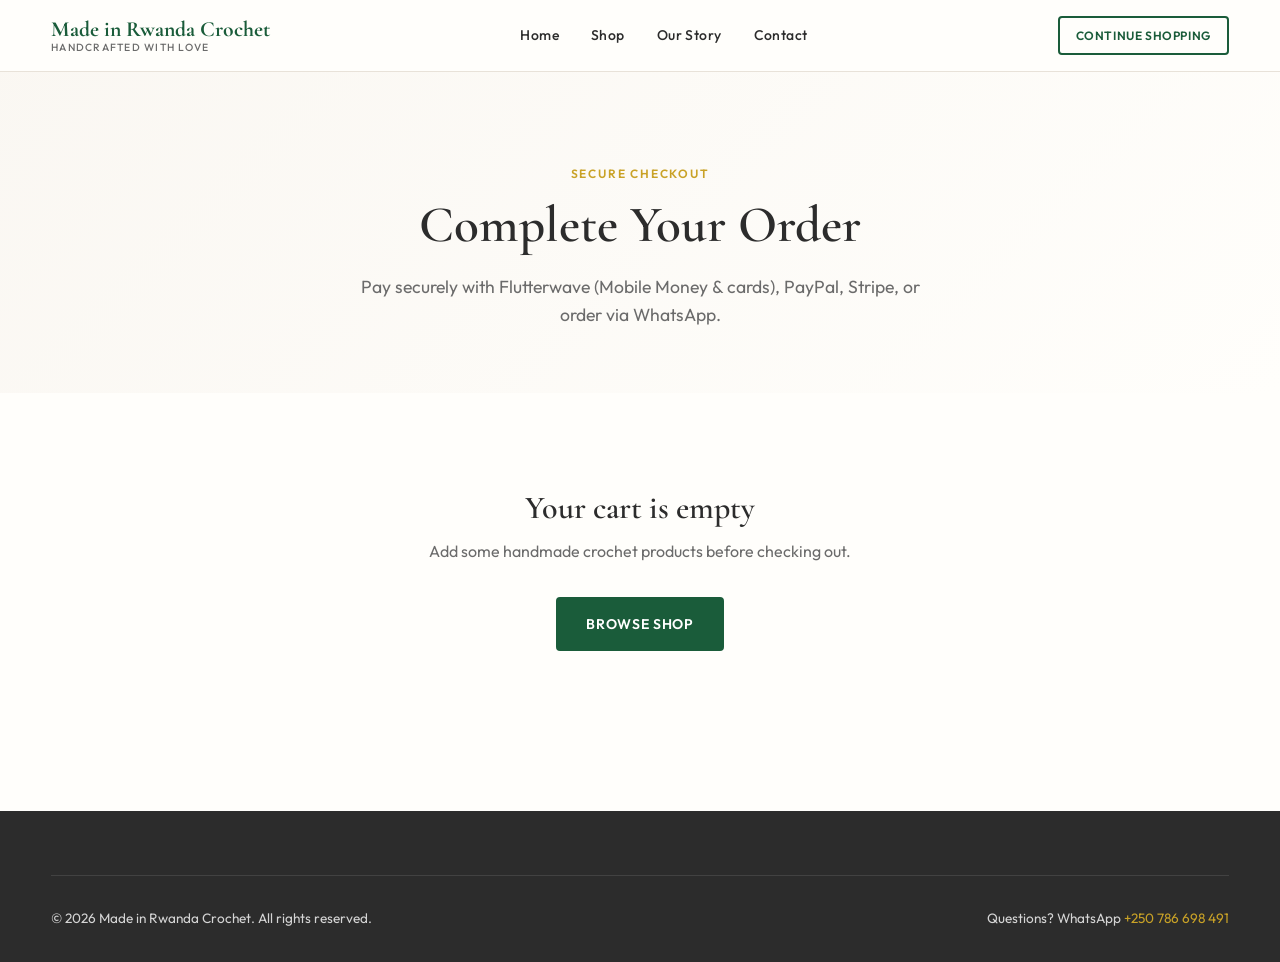
<file: checkout.html>
<!DOCTYPE html>
<html lang="en">
<head>
  <meta charset="UTF-8">
  <meta name="viewport" content="width=device-width, initial-scale=1.0">
  <meta name="description" content="Secure checkout for Made in Rwanda Crochet — pay with Flutterwave, PayPal, Stripe, or WhatsApp.">
  <title>Checkout | Made in Rwanda Crochet</title>
  <link rel="preconnect" href="https://fonts.googleapis.com">
  <link rel="preconnect" href="https://fonts.gstatic.com" crossorigin>
  <link href="https://fonts.googleapis.com/css2?family=Cormorant+Garamond:ital,wght@0,500;0,600;0,700;1,500&family=Outfit:wght@300;400;500;600;700&display=swap" rel="stylesheet">
  <link rel="stylesheet" href="css/styles.css">
</head>
<body>
  <header class="header" id="header">
    <div class="container header-inner">
      <a href="index.html" class="logo">
        <span class="logo-main">Made in Rwanda Crochet</span>
        <span class="logo-tag">Handcrafted with Love</span>
      </a>
      <nav class="nav" id="nav">
        <a href="index.html" class="nav-link">Home</a>
        <a href="shop.html" class="nav-link">Shop</a>
        <a href="about.html" class="nav-link">Our Story</a>
        <a href="contact.html" class="nav-link">Contact</a>
      </nav>
      <div class="header-actions">
        <a href="shop.html" class="btn btn-outline" style="padding: 0.5rem 1rem; font-size: 0.75rem;">Continue Shopping</a>
        <button class="menu-toggle" id="menuToggle" aria-label="Toggle menu">
          <span></span><span></span><span></span>
        </button>
      </div>
    </div>
  </header>

  <section class="page-hero">
    <div class="container">
      <span class="section-label">Secure Checkout</span>
      <h1>Complete Your Order</h1>
      <p>Pay securely with Flutterwave (Mobile Money & cards), PayPal, Stripe, or order via WhatsApp.</p>
    </div>
  </section>

  <section class="checkout-section">
    <div class="container">
      <div id="checkoutEmpty" class="checkout-empty" style="display: none;">
        <h2>Your cart is empty</h2>
        <p>Add some handmade crochet products before checking out.</p>
        <a href="shop.html" class="btn btn-primary">Browse Shop</a>
      </div>

      <div class="checkout-layout" id="checkoutLayout" style="display: none;">
        <div class="checkout-main">
          <form id="checkoutForm">
            <div class="checkout-block">
              <h3>Contact Information</h3>
              <div class="form-row">
                <div class="form-group">
                  <label for="firstName">First Name</label>
                  <input type="text" id="firstName" name="firstName" required>
                </div>
                <div class="form-group">
                  <label for="lastName">Last Name</label>
                  <input type="text" id="lastName" name="lastName" required>
                </div>
              </div>
              <div class="form-group">
                <label for="email">Email Address</label>
                <input type="email" id="email" name="email" required>
              </div>
              <div class="form-group">
                <label for="phone">Phone / WhatsApp</label>
                <input type="tel" id="phone" name="phone" placeholder="+250786698491" value="+250786698491" required>
              </div>
            </div>

            <div class="checkout-block">
              <h3>Shipping Address</h3>
              <div class="form-group">
                <label for="address">Street Address</label>
                <input type="text" id="address" name="address" required>
              </div>
              <div class="form-row">
                <div class="form-group">
                  <label for="city">City</label>
                  <input type="text" id="city" name="city" required>
                </div>
                <div class="form-group">
                  <label for="country">Country</label>
                  <select id="country" name="country">
                    <option value="RW" selected>Rwanda</option>
                    <option value="UG">Uganda</option>
                    <option value="KE">Kenya</option>
                    <option value="TZ">Tanzania</option>
                    <option value="US">United States</option>
                    <option value="GB">United Kingdom</option>
                    <option value="OTHER">Other</option>
                  </select>
                </div>
              </div>
            </div>

            <div class="checkout-block">
              <h3>Payment Method</h3>
              <div class="payment-methods" id="paymentMethods">
                <p class="payment-loading">Loading payment options...</p>
              </div>
              <div id="paypal-button-container" class="paypal-container" style="display: none;"></div>
            </div>

            <button type="submit" class="btn btn-primary btn-pay" id="payBtn">Complete Payment</button>

            <p class="checkout-secure">
              <svg width="16" height="16" viewBox="0 0 24 24" fill="none" stroke="currentColor" stroke-width="2"><rect x="3" y="11" width="18" height="11" rx="2"/><path d="M7 11V7a5 5 0 0110 0v4"/></svg>
              Secure payment powered by Flutterwave, PayPal & Stripe
            </p>
          </form>
        </div>

        <aside class="checkout-sidebar">
          <div class="checkout-summary">
            <h3>Order Summary</h3>
            <div id="orderSummary" class="checkout-items"></div>
            <div class="checkout-totals">
              <div class="checkout-total-row">
                <span>Subtotal</span>
                <span id="subtotal">$0.00</span>
              </div>
              <div class="checkout-total-row">
                <span>Shipping</span>
                <span>Calculated at fulfillment</span>
              </div>
              <div class="checkout-total-row checkout-grand-total">
                <span>Total</span>
                <span id="orderTotal">$0.00</span>
              </div>
            </div>
          </div>
        </aside>
      </div>
    </div>
  </section>

  <footer class="footer">
    <div class="container">
      <div class="footer-bottom">
        <span>&copy; 2026 Made in Rwanda Crochet. All rights reserved.</span>
        <span>Questions? WhatsApp <a href="https://wa.me/250786698491" style="color: var(--color-accent);">+250 786 698 491</a></span>
      </div>
    </div>
  </footer>

  <div class="toast" id="toast"></div>

  <script src="js/products.js"></script>
  <script src="js/main.js"></script>
  <script src="js/checkout.js"></script>
</body>
</html>
</file>
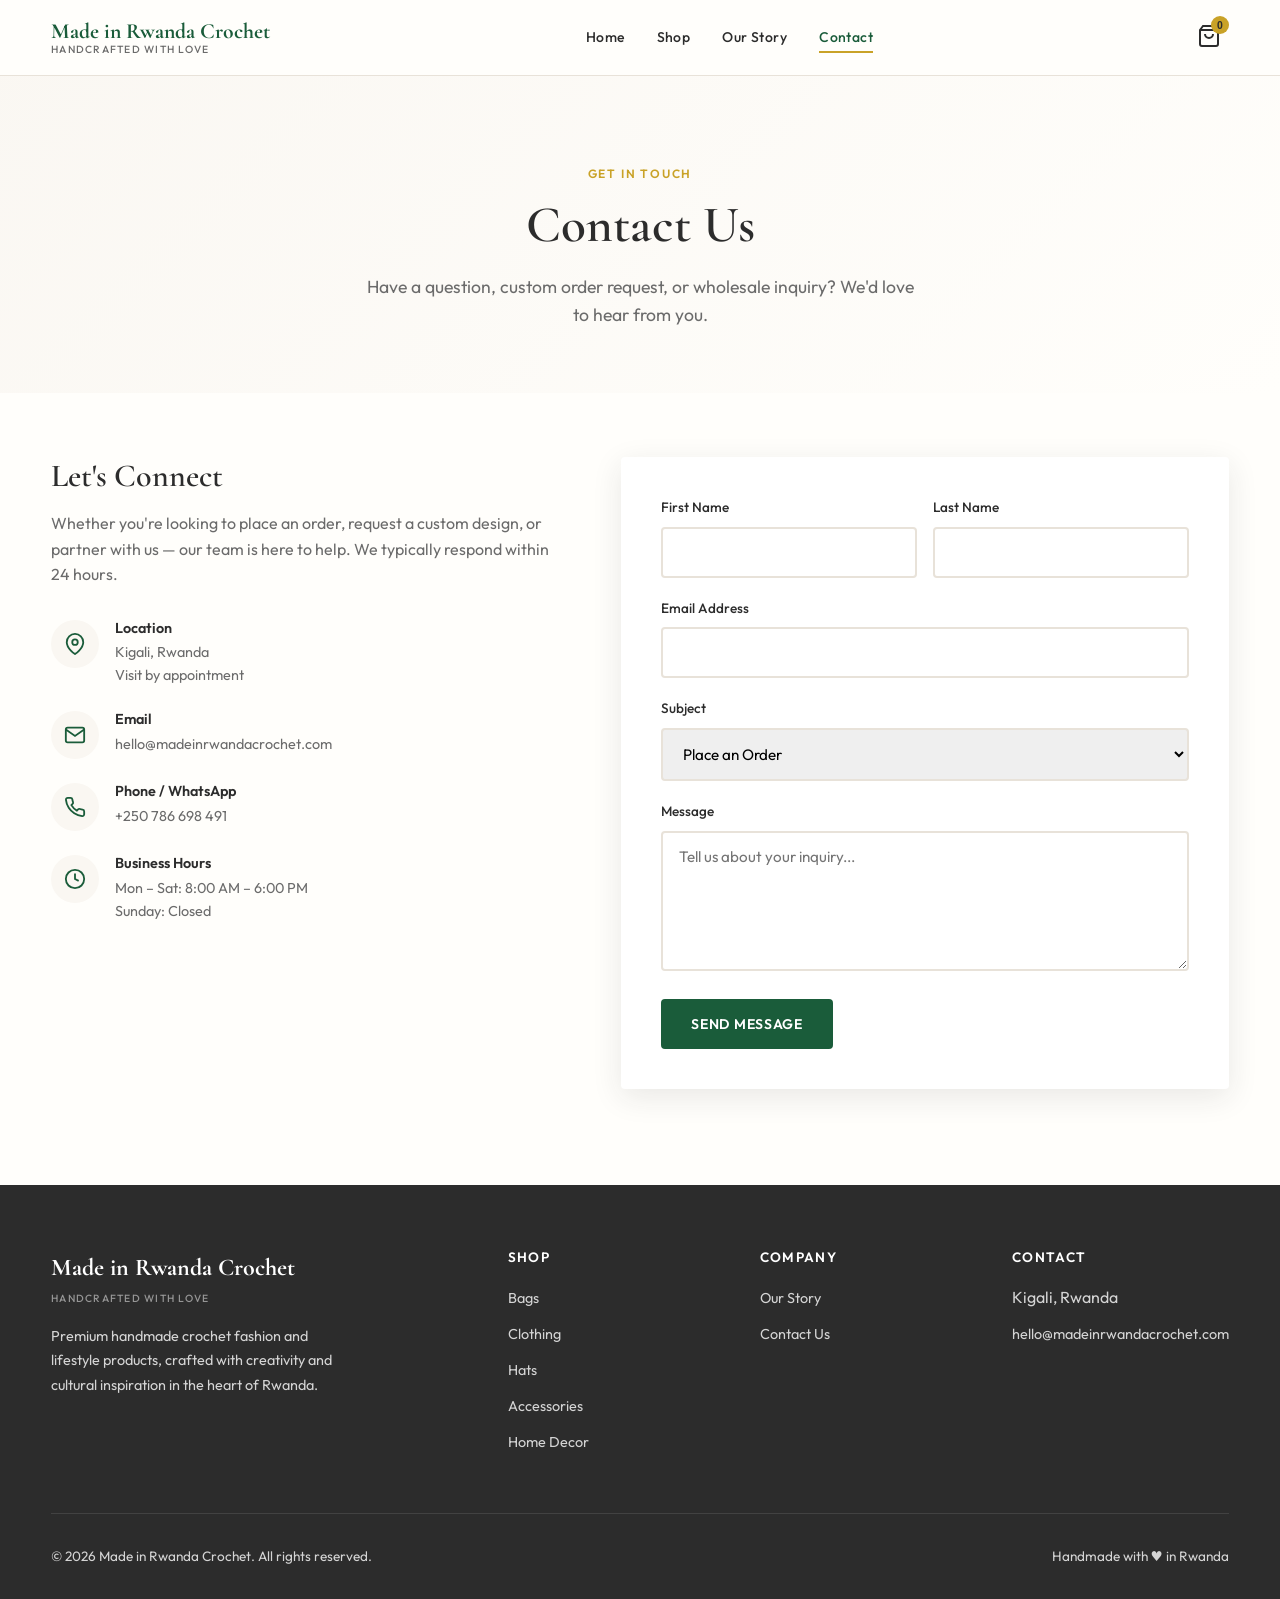
<file: contact.html>
<!DOCTYPE html>
<html lang="en">
<head>
  <meta charset="UTF-8">
  <meta name="viewport" content="width=device-width, initial-scale=1.0">
  <meta name="description" content="Contact Made in Rwanda Crochet for orders, custom requests, or wholesale inquiries. Based in Kigali, Rwanda.">
  <title>Contact | Made in Rwanda Crochet</title>
  <link rel="preconnect" href="https://fonts.googleapis.com">
  <link rel="preconnect" href="https://fonts.gstatic.com" crossorigin>
  <link href="https://fonts.googleapis.com/css2?family=Cormorant+Garamond:ital,wght@0,500;0,600;0,700;1,500&family=Outfit:wght@300;400;500;600;700&display=swap" rel="stylesheet">
  <link rel="stylesheet" href="css/styles.css">
</head>
<body>
  <header class="header" id="header">
    <div class="container header-inner">
      <a href="index.html" class="logo">
        <span class="logo-main">Made in Rwanda Crochet</span>
        <span class="logo-tag">Handcrafted with Love</span>
      </a>
      <nav class="nav" id="nav">
        <a href="index.html" class="nav-link">Home</a>
        <a href="shop.html" class="nav-link">Shop</a>
        <a href="about.html" class="nav-link">Our Story</a>
        <a href="contact.html" class="nav-link active">Contact</a>
      </nav>
      <div class="header-actions">
        <button class="cart-btn" id="cartBtn" aria-label="Open cart">
          <svg width="24" height="24" viewBox="0 0 24 24" fill="none" stroke="currentColor" stroke-width="2">
            <path d="M6 2L3 6v14a2 2 0 002 2h14a2 2 0 002-2V6l-3-4z"/>
            <line x1="3" y1="6" x2="21" y2="6"/>
            <path d="M16 10a4 4 0 01-8 0"/>
          </svg>
          <span class="cart-count" id="cartCount">0</span>
        </button>
        <button class="menu-toggle" id="menuToggle" aria-label="Toggle menu">
          <span></span>
          <span></span>
          <span></span>
        </button>
      </div>
    </div>
  </header>

  <section class="page-hero">
    <div class="container">
      <span class="section-label">Get in Touch</span>
      <h1>Contact Us</h1>
      <p>Have a question, custom order request, or wholesale inquiry? We'd love to hear from you.</p>
    </div>
  </section>

  <section class="contact-section">
    <div class="container contact-grid">
      <div class="contact-info">
        <h2>Let's Connect</h2>
        <p>Whether you're looking to place an order, request a custom design, or partner with us — our team is here to help. We typically respond within 24 hours.</p>

        <div class="contact-details">
          <div class="contact-item">
            <div class="contact-item-icon">
              <svg width="22" height="22" viewBox="0 0 24 24" fill="none" stroke="currentColor" stroke-width="2"><path d="M21 10c0 7-9 13-9 13s-9-6-9-13a9 9 0 0118 0z"/><circle cx="12" cy="10" r="3"/></svg>
            </div>
            <div>
              <h4>Location</h4>
              <p>Kigali, Rwanda<br>Visit by appointment</p>
            </div>
          </div>
          <div class="contact-item">
            <div class="contact-item-icon">
              <svg width="22" height="22" viewBox="0 0 24 24" fill="none" stroke="currentColor" stroke-width="2"><path d="M4 4h16c1.1 0 2 .9 2 2v12c0 1.1-.9 2-2 2H4c-1.1 0-2-.9-2-2V6c0-1.1.9-2 2-2z"/><polyline points="22,6 12,13 2,6"/></svg>
            </div>
            <div>
              <h4>Email</h4>
              <p><a href="mailto:hello@madeinrwandacrochet.com">hello@madeinrwandacrochet.com</a></p>
            </div>
          </div>
          <div class="contact-item">
            <div class="contact-item-icon">
              <svg width="22" height="22" viewBox="0 0 24 24" fill="none" stroke="currentColor" stroke-width="2"><path d="M22 16.92v3a2 2 0 01-2.18 2 19.79 19.79 0 01-8.63-3.07 19.5 19.5 0 01-6-6 19.79 19.79 0 01-3.07-8.67A2 2 0 014.11 2h3a2 2 0 012 1.72 12.84 12.84 0 00.7 2.81 2 2 0 01-.45 2.11L8.09 9.91a16 16 0 006 6l1.27-1.27a2 2 0 012.11-.45 12.84 12.84 0 002.81.7A2 2 0 0122 16.92z"/></svg>
            </div>
            <div>
              <h4>Phone / WhatsApp</h4>
              <p><a href="tel:+250786698491">+250 786 698 491</a></p>
            </div>
          </div>
          <div class="contact-item">
            <div class="contact-item-icon">
              <svg width="22" height="22" viewBox="0 0 24 24" fill="none" stroke="currentColor" stroke-width="2"><circle cx="12" cy="12" r="10"/><polyline points="12 6 12 12 16 14"/></svg>
            </div>
            <div>
              <h4>Business Hours</h4>
              <p>Mon – Sat: 8:00 AM – 6:00 PM<br>Sunday: Closed</p>
            </div>
          </div>
        </div>
      </div>

      <form class="contact-form" id="contactForm">
        <div class="form-row">
          <div class="form-group">
            <label for="firstName">First Name</label>
            <input type="text" id="firstName" name="firstName" required>
          </div>
          <div class="form-group">
            <label for="lastName">Last Name</label>
            <input type="text" id="lastName" name="lastName" required>
          </div>
        </div>
        <div class="form-group">
          <label for="email">Email Address</label>
          <input type="email" id="email" name="email" required>
        </div>
        <div class="form-group">
          <label for="subject">Subject</label>
          <select id="subject" name="subject">
            <option value="order">Place an Order</option>
            <option value="custom">Custom Request</option>
            <option value="wholesale">Wholesale Inquiry</option>
            <option value="support">Customer Support</option>
            <option value="other">Other</option>
          </select>
        </div>
        <div class="form-group">
          <label for="message">Message</label>
          <textarea id="message" name="message" placeholder="Tell us about your inquiry..." required></textarea>
        </div>
        <button type="submit" class="btn btn-primary">Send Message</button>
      </form>
    </div>
  </section>

  <footer class="footer">
    <div class="container">
      <div class="footer-grid">
        <div class="footer-brand">
          <div class="logo-main">Made in Rwanda Crochet</div>
          <div class="logo-tag">Handcrafted with Love</div>
          <p>Premium handmade crochet fashion and lifestyle products, crafted with creativity and cultural inspiration in the heart of Rwanda.</p>
        </div>
        <div>
          <h4>Shop</h4>
          <ul class="footer-links">
            <li><a href="shop.html?category=bags">Bags</a></li>
            <li><a href="shop.html?category=clothing">Clothing</a></li>
            <li><a href="shop.html?category=hats">Hats</a></li>
            <li><a href="shop.html?category=accessories">Accessories</a></li>
            <li><a href="shop.html?category=home-decor">Home Decor</a></li>
          </ul>
        </div>
        <div>
          <h4>Company</h4>
          <ul class="footer-links">
            <li><a href="about.html">Our Story</a></li>
            <li><a href="contact.html">Contact Us</a></li>
          </ul>
        </div>
        <div>
          <h4>Contact</h4>
          <ul class="footer-links">
            <li>Kigali, Rwanda</li>
            <li><a href="mailto:hello@madeinrwandacrochet.com">hello@madeinrwandacrochet.com</a></li>
          </ul>
        </div>
      </div>
      <div class="footer-bottom">
        <span>&copy; 2026 Made in Rwanda Crochet. All rights reserved.</span>
        <span>Handmade with ♥ in Rwanda</span>
      </div>
    </div>
  </footer>

  <div class="cart-overlay" id="cartOverlay"></div>
  <div class="cart-drawer" id="cartDrawer">
    <div class="cart-header">
      <h3>Your Cart</h3>
      <button class="cart-close" id="cartClose" aria-label="Close cart">
        <svg width="24" height="24" viewBox="0 0 24 24" fill="none" stroke="currentColor" stroke-width="2"><line x1="18" y1="6" x2="6" y2="18"/><line x1="6" y1="6" x2="18" y2="18"/></svg>
      </button>
    </div>
    <div class="cart-items" id="cartItems">
      <p class="cart-empty">Your cart is empty</p>
    </div>
    <div class="cart-footer">
      <div class="cart-total">
        <span>Total</span>
        <span id="cartTotal">$0.00</span>
      </div>
      <button class="btn btn-primary" id="checkoutBtn">Proceed to Checkout</button>
    </div>
  </div>

  <div class="toast" id="toast"></div>

  <script src="js/products.js"></script>
  <script src="js/main.js"></script>
</body>
</html>
</file>
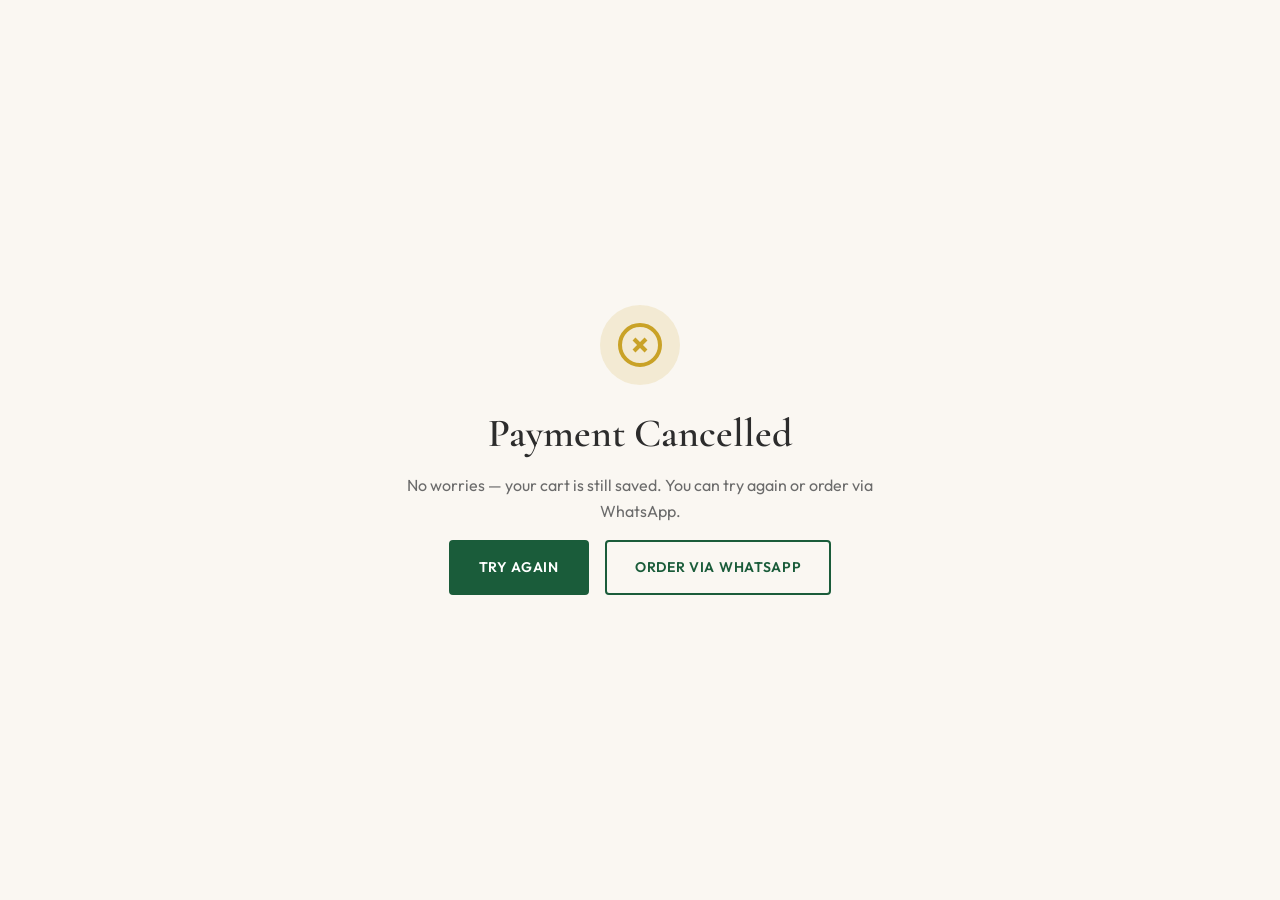
<file: payment-cancelled.html>
<!DOCTYPE html>
<html lang="en">
<head>
  <meta charset="UTF-8">
  <meta name="viewport" content="width=device-width, initial-scale=1.0">
  <title>Payment Cancelled | Made in Rwanda Crochet</title>
  <link rel="preconnect" href="https://fonts.googleapis.com">
  <link rel="preconnect" href="https://fonts.gstatic.com" crossorigin>
  <link href="https://fonts.googleapis.com/css2?family=Cormorant+Garamond:ital,wght@0,500;0,600;0,700&family=Outfit:wght@400;500;600&display=swap" rel="stylesheet">
  <link rel="stylesheet" href="css/styles.css">
</head>
<body>
  <section class="payment-result">
    <div class="container payment-result-inner">
      <div class="payment-result-icon cancelled">
        <svg width="48" height="48" viewBox="0 0 24 24" fill="none" stroke="currentColor" stroke-width="2"><circle cx="12" cy="12" r="10"/><line x1="15" y1="9" x2="9" y2="15"/><line x1="9" y1="9" x2="15" y2="15"/></svg>
      </div>
      <h1>Payment Cancelled</h1>
      <p class="payment-result-text">No worries — your cart is still saved. You can try again or order via WhatsApp.</p>
      <div class="payment-result-actions">
        <a href="checkout.html" class="btn btn-primary">Try Again</a>
        <a href="https://wa.me/250786698491" class="btn btn-outline" target="_blank">Order via WhatsApp</a>
      </div>
    </div>
  </section>
</body>
</html>
</file>
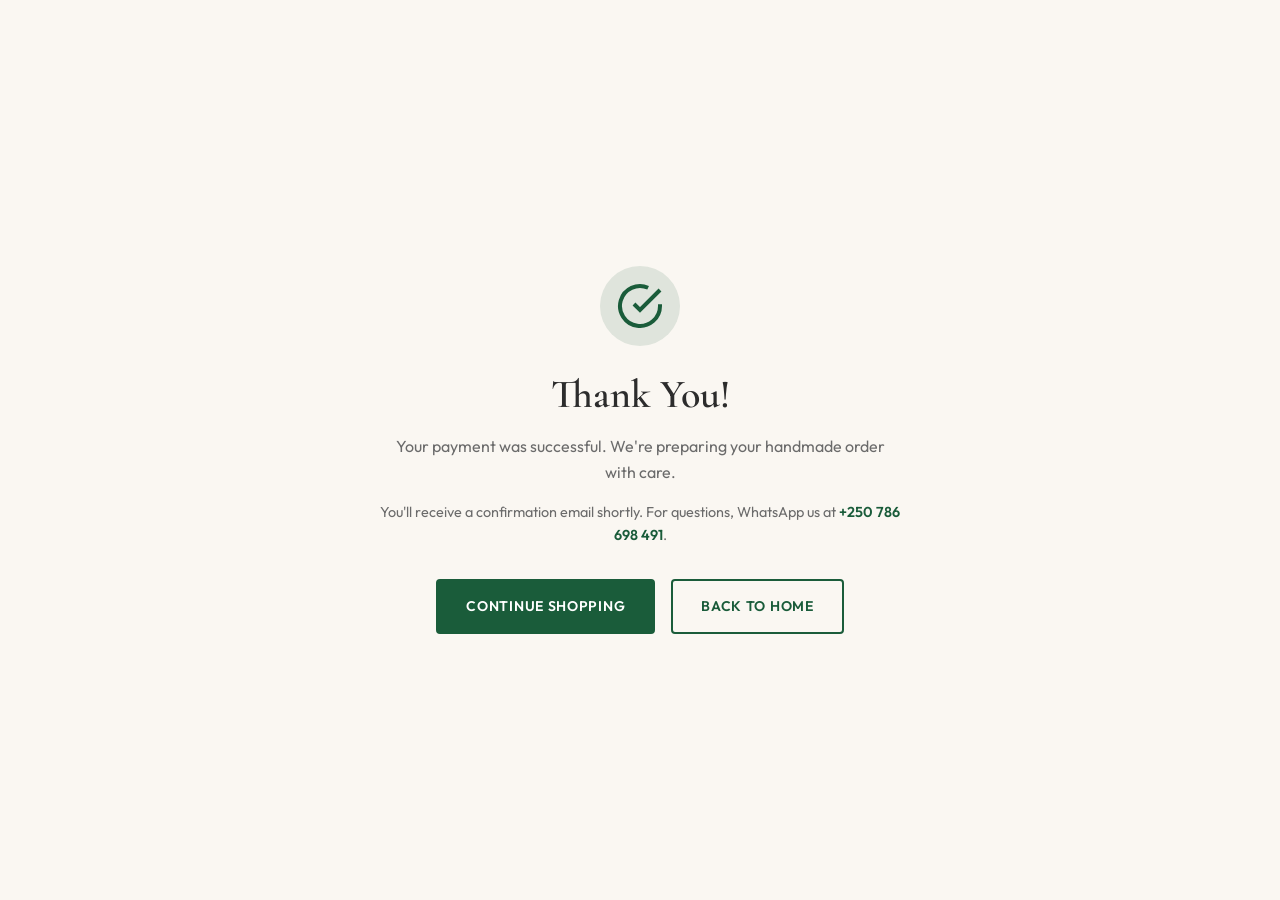
<file: payment-success.html>
<!DOCTYPE html>
<html lang="en">
<head>
  <meta charset="UTF-8">
  <meta name="viewport" content="width=device-width, initial-scale=1.0">
  <title>Payment Successful | Made in Rwanda Crochet</title>
  <link rel="preconnect" href="https://fonts.googleapis.com">
  <link rel="preconnect" href="https://fonts.gstatic.com" crossorigin>
  <link href="https://fonts.googleapis.com/css2?family=Cormorant+Garamond:ital,wght@0,500;0,600;0,700&family=Outfit:wght@400;500;600&display=swap" rel="stylesheet">
  <link rel="stylesheet" href="css/styles.css">
</head>
<body id="paymentSuccess">
  <section class="payment-result">
    <div class="container payment-result-inner">
      <div class="payment-result-icon success">
        <svg width="48" height="48" viewBox="0 0 24 24" fill="none" stroke="currentColor" stroke-width="2"><path d="M22 11.08V12a10 10 0 11-5.93-9.14"/><polyline points="22 4 12 14.01 9 11.01"/></svg>
      </div>
      <h1>Thank You!</h1>
      <p class="payment-result-text">Your payment was successful. We're preparing your handmade order with care.</p>
      <p class="payment-result-details" id="paymentDetails"></p>
      <p class="payment-result-note">You'll receive a confirmation email shortly. For questions, WhatsApp us at <a href="https://wa.me/250786698491">+250 786 698 491</a>.</p>
      <div class="payment-result-actions">
        <a href="shop.html" class="btn btn-primary">Continue Shopping</a>
        <a href="index.html" class="btn btn-outline">Back to Home</a>
      </div>
    </div>
  </section>

  <script src="js/products.js"></script>
  <script src="js/checkout.js"></script>
</body>
</html>
</file>
<file: css/styles.css>
/* Made in Rwanda Crochet — Premium Brand Styles */

:root {
  --color-primary: #1a5c3a;
  --color-primary-dark: #0f3d26;
  --color-accent: #c9a227;
  --color-accent-light: #e8d48b;
  --color-cream: #faf7f2;
  --color-warm-white: #fffefb;
  --color-charcoal: #2c2c2c;
  --color-muted: #6b6b6b;
  --color-border: #e8e2d9;
  --font-display: 'Cormorant Garamond', Georgia, serif;
  --font-body: 'Outfit', system-ui, sans-serif;
  --shadow-sm: 0 2px 8px rgba(44, 44, 44, 0.06);
  --shadow-md: 0 8px 30px rgba(44, 44, 44, 0.1);
  --shadow-lg: 0 20px 60px rgba(44, 44, 44, 0.12);
  --radius: 4px;
  --transition: 0.3s ease;
}

*, *::before, *::after {
  box-sizing: border-box;
  margin: 0;
  padding: 0;
}

html {
  scroll-behavior: smooth;
}

body {
  font-family: var(--font-body);
  font-size: 1rem;
  line-height: 1.6;
  color: var(--color-charcoal);
  background: var(--color-warm-white);
  -webkit-font-smoothing: antialiased;
}

img {
  max-width: 100%;
  height: auto;
  display: block;
}

a {
  color: inherit;
  text-decoration: none;
}

ul {
  list-style: none;
}

.container {
  width: min(1200px, 92%);
  margin-inline: auto;
}

/* Typography */
h1, h2, h3, h4 {
  font-family: var(--font-display);
  font-weight: 600;
  line-height: 1.2;
}

.section-label {
  display: inline-block;
  font-size: 0.75rem;
  font-weight: 600;
  letter-spacing: 0.15em;
  text-transform: uppercase;
  color: var(--color-accent);
  margin-bottom: 0.75rem;
}

.section-title {
  font-size: clamp(2rem, 4vw, 3rem);
  color: var(--color-charcoal);
  margin-bottom: 1rem;
}

.section-subtitle {
  font-size: 1.1rem;
  color: var(--color-muted);
  max-width: 560px;
}

/* Buttons */
.btn {
  display: inline-flex;
  align-items: center;
  justify-content: center;
  gap: 0.5rem;
  padding: 0.875rem 1.75rem;
  font-family: var(--font-body);
  font-size: 0.875rem;
  font-weight: 600;
  letter-spacing: 0.05em;
  text-transform: uppercase;
  border: 2px solid transparent;
  border-radius: var(--radius);
  cursor: pointer;
  transition: all var(--transition);
}

.btn-primary {
  background: var(--color-primary);
  color: white;
  border-color: var(--color-primary);
}

.btn-primary:hover {
  background: var(--color-primary-dark);
  border-color: var(--color-primary-dark);
  transform: translateY(-2px);
  box-shadow: var(--shadow-md);
}

.btn-outline {
  background: transparent;
  color: var(--color-primary);
  border-color: var(--color-primary);
}

.btn-outline:hover {
  background: var(--color-primary);
  color: white;
}

.btn-accent {
  background: var(--color-accent);
  color: var(--color-charcoal);
  border-color: var(--color-accent);
}

.btn-accent:hover {
  background: var(--color-accent-light);
  transform: translateY(-2px);
}

/* Header */
.header {
  position: fixed;
  top: 0;
  left: 0;
  right: 0;
  z-index: 1000;
  background: rgba(255, 254, 251, 0.95);
  backdrop-filter: blur(12px);
  border-bottom: 1px solid var(--color-border);
  transition: box-shadow var(--transition);
}

.header.scrolled {
  box-shadow: var(--shadow-sm);
}

.header-inner {
  display: flex;
  align-items: center;
  justify-content: space-between;
  padding: 1rem 0;
}

.logo {
  display: flex;
  flex-direction: column;
  line-height: 1.1;
}

.logo-main {
  font-family: var(--font-display);
  font-size: 1.35rem;
  font-weight: 700;
  color: var(--color-primary);
}

.logo-tag {
  font-size: 0.65rem;
  font-weight: 500;
  letter-spacing: 0.12em;
  text-transform: uppercase;
  color: var(--color-muted);
}

.nav {
  display: flex;
  align-items: center;
  gap: 2rem;
}

.nav-link {
  font-size: 0.875rem;
  font-weight: 500;
  letter-spacing: 0.03em;
  position: relative;
  transition: color var(--transition);
}

.nav-link::after {
  content: '';
  position: absolute;
  bottom: -4px;
  left: 0;
  width: 0;
  height: 2px;
  background: var(--color-accent);
  transition: width var(--transition);
}

.nav-link:hover,
.nav-link.active {
  color: var(--color-primary);
}

.nav-link:hover::after,
.nav-link.active::after {
  width: 100%;
}

.header-actions {
  display: flex;
  align-items: center;
  gap: 1rem;
}

.cart-btn {
  position: relative;
  background: none;
  border: none;
  cursor: pointer;
  padding: 0.5rem;
  color: var(--color-charcoal);
  transition: color var(--transition);
}

.cart-btn:hover {
  color: var(--color-primary);
}

.cart-count {
  position: absolute;
  top: 0;
  right: 0;
  background: var(--color-accent);
  color: var(--color-charcoal);
  font-size: 0.65rem;
  font-weight: 700;
  width: 18px;
  height: 18px;
  border-radius: 50%;
  display: flex;
  align-items: center;
  justify-content: center;
}

.menu-toggle {
  display: none;
  background: none;
  border: none;
  cursor: pointer;
  padding: 0.5rem;
}

.menu-toggle span {
  display: block;
  width: 24px;
  height: 2px;
  background: var(--color-charcoal);
  margin: 5px 0;
  transition: var(--transition);
}

/* Hero */
.hero {
  min-height: 100vh;
  display: grid;
  grid-template-columns: 1fr 1fr;
  align-items: center;
  gap: 3rem;
  padding: 8rem 0 4rem;
  background: linear-gradient(135deg, var(--color-cream) 0%, var(--color-warm-white) 50%, #f0ebe3 100%);
  position: relative;
  overflow: hidden;
}

.hero::before {
  content: '';
  position: absolute;
  top: -50%;
  right: -20%;
  width: 70%;
  height: 150%;
  background: radial-gradient(ellipse, rgba(26, 92, 58, 0.06) 0%, transparent 70%);
  pointer-events: none;
}

.hero-content {
  position: relative;
  z-index: 1;
}

.hero-badge {
  display: inline-flex;
  align-items: center;
  gap: 0.5rem;
  background: white;
  padding: 0.5rem 1rem;
  border-radius: 50px;
  font-size: 0.8rem;
  font-weight: 500;
  color: var(--color-primary);
  box-shadow: var(--shadow-sm);
  margin-bottom: 1.5rem;
}

.hero-badge svg {
  width: 16px;
  height: 16px;
}

.hero h1 {
  font-size: clamp(2.5rem, 5vw, 4rem);
  margin-bottom: 1.25rem;
  color: var(--color-charcoal);
}

.hero h1 em {
  font-style: italic;
  color: var(--color-primary);
}

.hero-text {
  font-size: 1.15rem;
  color: var(--color-muted);
  margin-bottom: 2rem;
  max-width: 480px;
}

.hero-actions {
  display: flex;
  flex-wrap: wrap;
  gap: 1rem;
  margin-bottom: 2.5rem;
}

.hero-stats {
  display: flex;
  gap: 2.5rem;
}

.stat-item strong {
  display: block;
  font-family: var(--font-display);
  font-size: 1.75rem;
  color: var(--color-primary);
}

.stat-item span {
  font-size: 0.8rem;
  color: var(--color-muted);
}

.hero-visual {
  position: relative;
  z-index: 1;
}

.hero-image {
  border-radius: 8px;
  overflow: hidden;
  box-shadow: var(--shadow-lg);
  aspect-ratio: 4/5;
  object-fit: cover;
}

.hero-float {
  position: absolute;
  bottom: -1rem;
  left: -2rem;
  background: white;
  padding: 1.25rem 1.5rem;
  border-radius: var(--radius);
  box-shadow: var(--shadow-md);
  max-width: 220px;
}

.hero-float strong {
  display: block;
  font-family: var(--font-display);
  font-size: 1.1rem;
  color: var(--color-primary);
  margin-bottom: 0.25rem;
}

.hero-float span {
  font-size: 0.85rem;
  color: var(--color-muted);
}

/* Trust bar */
.trust-bar {
  background: var(--color-primary);
  color: white;
  padding: 1.25rem 0;
}

.trust-items {
  display: flex;
  justify-content: center;
  flex-wrap: wrap;
  gap: 2rem 3rem;
}

.trust-item {
  display: flex;
  align-items: center;
  gap: 0.75rem;
  font-size: 0.875rem;
  font-weight: 500;
}

.trust-item svg {
  width: 20px;
  height: 20px;
  opacity: 0.9;
}

/* Categories */
.categories {
  padding: 6rem 0;
}

.categories-grid {
  display: grid;
  grid-template-columns: repeat(5, 1fr);
  gap: 1.25rem;
  margin-top: 3rem;
}

.category-card {
  position: relative;
  border-radius: var(--radius);
  overflow: hidden;
  aspect-ratio: 3/4;
  cursor: pointer;
  group: category;
}

.category-card img {
  width: 100%;
  height: 100%;
  object-fit: cover;
  transition: transform 0.6s ease;
}

.category-card:hover img {
  transform: scale(1.08);
}

.category-overlay {
  position: absolute;
  inset: 0;
  background: linear-gradient(to top, rgba(26, 92, 58, 0.85) 0%, transparent 60%);
  display: flex;
  flex-direction: column;
  justify-content: flex-end;
  padding: 1.25rem;
  color: white;
}

.category-overlay h3 {
  font-size: 1.15rem;
  margin-bottom: 0.25rem;
}

.category-overlay span {
  font-size: 0.8rem;
  opacity: 0.85;
}

/* Featured Products */
.featured {
  padding: 6rem 0;
  background: var(--color-cream);
}

.section-header {
  text-align: center;
  margin-bottom: 3rem;
}

.section-header .section-subtitle {
  margin-inline: auto;
}

.products-grid {
  display: grid;
  grid-template-columns: repeat(4, 1fr);
  gap: 1.5rem;
}

.product-card {
  background: white;
  border-radius: var(--radius);
  overflow: hidden;
  box-shadow: var(--shadow-sm);
  transition: all var(--transition);
}

.product-card:hover {
  box-shadow: var(--shadow-md);
  transform: translateY(-4px);
}

.product-image {
  position: relative;
  aspect-ratio: 1;
  overflow: hidden;
  background: #f5f0e8;
}

.product-image img {
  width: 100%;
  height: 100%;
  object-fit: cover;
  transition: transform 0.5s ease;
}

.product-card:hover .product-image img {
  transform: scale(1.05);
}

.product-badge {
  position: absolute;
  top: 0.75rem;
  left: 0.75rem;
  background: var(--color-accent);
  color: var(--color-charcoal);
  font-size: 0.7rem;
  font-weight: 700;
  padding: 0.35rem 0.65rem;
  border-radius: 2px;
  text-transform: uppercase;
  letter-spacing: 0.05em;
}

.product-quick-add {
  position: absolute;
  bottom: 0.75rem;
  left: 0.75rem;
  right: 0.75rem;
  opacity: 0;
  transform: translateY(10px);
  transition: all var(--transition);
}

.product-card:hover .product-quick-add {
  opacity: 1;
  transform: translateY(0);
}

.product-quick-add button {
  width: 100%;
  padding: 0.75rem;
  background: white;
  border: none;
  font-family: var(--font-body);
  font-size: 0.8rem;
  font-weight: 600;
  letter-spacing: 0.05em;
  text-transform: uppercase;
  cursor: pointer;
  border-radius: var(--radius);
  transition: background var(--transition);
}

.product-quick-add button:hover {
  background: var(--color-primary);
  color: white;
}

.product-info {
  padding: 1.25rem;
}

.product-category {
  font-size: 0.75rem;
  color: var(--color-muted);
  text-transform: uppercase;
  letter-spacing: 0.08em;
  margin-bottom: 0.35rem;
}

.product-name {
  font-family: var(--font-display);
  font-size: 1.15rem;
  font-weight: 600;
  margin-bottom: 0.5rem;
}

.product-price {
  font-size: 1rem;
  font-weight: 600;
  color: var(--color-primary);
}

.product-price .original {
  text-decoration: line-through;
  color: var(--color-muted);
  font-weight: 400;
  margin-right: 0.5rem;
  font-size: 0.9rem;
}

/* Brand Story */
.story {
  padding: 6rem 0;
}

.story-grid {
  display: grid;
  grid-template-columns: 1fr 1fr;
  gap: 4rem;
  align-items: center;
}

.story-images {
  display: grid;
  grid-template-columns: 1fr 1fr;
  gap: 1rem;
}

.story-images img:first-child {
  grid-row: span 2;
  aspect-ratio: 3/4;
  object-fit: cover;
  border-radius: var(--radius);
}

.story-images img:not(:first-child) {
  aspect-ratio: 1;
  object-fit: cover;
  border-radius: var(--radius);
}

.story-content p {
  color: var(--color-muted);
  margin-bottom: 1.25rem;
}

.story-features {
  display: grid;
  grid-template-columns: 1fr 1fr;
  gap: 1.25rem;
  margin-top: 2rem;
}

.story-feature {
  display: flex;
  gap: 1rem;
}

.story-feature-icon {
  flex-shrink: 0;
  width: 44px;
  height: 44px;
  background: var(--color-cream);
  border-radius: 50%;
  display: flex;
  align-items: center;
  justify-content: center;
  color: var(--color-primary);
}

.story-feature h4 {
  font-family: var(--font-body);
  font-size: 0.95rem;
  font-weight: 600;
  margin-bottom: 0.25rem;
}

.story-feature p {
  font-size: 0.85rem;
  margin: 0;
}

/* Testimonials */
.testimonials {
  padding: 6rem 0;
  background: var(--color-primary);
  color: white;
}

.testimonials .section-label {
  color: var(--color-accent-light);
}

.testimonials .section-title {
  color: white;
}

.testimonials-grid {
  display: grid;
  grid-template-columns: repeat(3, 1fr);
  gap: 1.5rem;
  margin-top: 3rem;
}

.testimonial-card {
  background: rgba(255, 255, 255, 0.08);
  border: 1px solid rgba(255, 255, 255, 0.12);
  border-radius: var(--radius);
  padding: 2rem;
}

.testimonial-stars {
  color: var(--color-accent);
  margin-bottom: 1rem;
  letter-spacing: 2px;
}

.testimonial-text {
  font-size: 1rem;
  line-height: 1.7;
  margin-bottom: 1.5rem;
  opacity: 0.95;
}

.testimonial-author strong {
  display: block;
  font-weight: 600;
}

.testimonial-author span {
  font-size: 0.85rem;
  opacity: 0.7;
}

/* CTA Banner */
.cta-banner {
  padding: 5rem 0;
  text-align: center;
  background: linear-gradient(135deg, var(--color-cream) 0%, #ede6da 100%);
}

.cta-banner h2 {
  font-size: clamp(1.75rem, 3vw, 2.5rem);
  margin-bottom: 1rem;
}

.cta-banner p {
  color: var(--color-muted);
  margin-bottom: 2rem;
  max-width: 500px;
  margin-inline: auto;
}

.newsletter-form {
  display: flex;
  max-width: 460px;
  margin-inline: auto;
  gap: 0.5rem;
}

.newsletter-form input {
  flex: 1;
  padding: 0.875rem 1.25rem;
  border: 2px solid var(--color-border);
  border-radius: var(--radius);
  font-family: var(--font-body);
  font-size: 0.95rem;
  background: white;
  transition: border-color var(--transition);
}

.newsletter-form input:focus {
  outline: none;
  border-color: var(--color-primary);
}

/* Footer */
.footer {
  background: var(--color-charcoal);
  color: rgba(255, 255, 255, 0.8);
  padding: 4rem 0 2rem;
}

.footer-grid {
  display: grid;
  grid-template-columns: 2fr 1fr 1fr 1fr;
  gap: 3rem;
  margin-bottom: 3rem;
}

.footer-brand .logo-main {
  color: white;
  font-size: 1.5rem;
  margin-bottom: 0.25rem;
}

.footer-brand .logo-tag {
  color: rgba(255, 255, 255, 0.5);
}

.footer-brand p {
  margin-top: 1rem;
  font-size: 0.9rem;
  line-height: 1.7;
  max-width: 300px;
}

.footer h4 {
  font-family: var(--font-body);
  font-size: 0.85rem;
  font-weight: 600;
  letter-spacing: 0.1em;
  text-transform: uppercase;
  color: white;
  margin-bottom: 1.25rem;
}

.footer-links li {
  margin-bottom: 0.65rem;
}

.footer-links a {
  font-size: 0.9rem;
  transition: color var(--transition);
}

.footer-links a:hover {
  color: var(--color-accent);
}

.footer-social {
  display: flex;
  gap: 0.75rem;
  margin-top: 1.25rem;
}

.footer-social a {
  width: 40px;
  height: 40px;
  border: 1px solid rgba(255, 255, 255, 0.2);
  border-radius: 50%;
  display: flex;
  align-items: center;
  justify-content: center;
  transition: all var(--transition);
}

.footer-social a:hover {
  background: var(--color-primary);
  border-color: var(--color-primary);
}

.footer-bottom {
  border-top: 1px solid rgba(255, 255, 255, 0.1);
  padding-top: 2rem;
  display: flex;
  justify-content: space-between;
  align-items: center;
  flex-wrap: wrap;
  gap: 1rem;
  font-size: 0.85rem;
}

/* Page Hero (inner pages) */
.page-hero {
  padding: 10rem 0 4rem;
  background: linear-gradient(135deg, var(--color-cream) 0%, var(--color-warm-white) 100%);
  text-align: center;
}

.page-hero h1 {
  font-size: clamp(2.5rem, 4vw, 3.5rem);
  margin-bottom: 1rem;
}

.page-hero p {
  color: var(--color-muted);
  font-size: 1.1rem;
  max-width: 560px;
  margin-inline: auto;
}

/* Shop Page */
.shop-layout {
  display: grid;
  grid-template-columns: 240px 1fr;
  gap: 2.5rem;
  padding: 4rem 0 6rem;
}

.shop-filters h3 {
  font-family: var(--font-body);
  font-size: 0.85rem;
  font-weight: 600;
  letter-spacing: 0.08em;
  text-transform: uppercase;
  margin-bottom: 1rem;
}

.filter-group {
  margin-bottom: 2rem;
}

.filter-group label {
  display: flex;
  align-items: center;
  gap: 0.5rem;
  font-size: 0.9rem;
  padding: 0.4rem 0;
  cursor: pointer;
  color: var(--color-muted);
  transition: color var(--transition);
}

.filter-group label:hover {
  color: var(--color-charcoal);
}

.filter-group input[type="checkbox"] {
  accent-color: var(--color-primary);
}

.shop-toolbar {
  display: flex;
  justify-content: space-between;
  align-items: center;
  margin-bottom: 2rem;
  padding-bottom: 1rem;
  border-bottom: 1px solid var(--color-border);
}

.shop-count {
  font-size: 0.9rem;
  color: var(--color-muted);
}

.shop-sort select {
  padding: 0.5rem 1rem;
  border: 1px solid var(--color-border);
  border-radius: var(--radius);
  font-family: var(--font-body);
  font-size: 0.875rem;
  background: white;
  cursor: pointer;
}

/* About Page */
.about-intro {
  padding: 4rem 0;
}

.about-values {
  padding: 4rem 0 6rem;
  background: var(--color-cream);
}

.values-grid {
  display: grid;
  grid-template-columns: repeat(3, 1fr);
  gap: 2rem;
  margin-top: 3rem;
}

.value-card {
  background: white;
  padding: 2.5rem 2rem;
  border-radius: var(--radius);
  text-align: center;
  box-shadow: var(--shadow-sm);
}

.value-icon {
  width: 64px;
  height: 64px;
  background: var(--color-cream);
  border-radius: 50%;
  display: flex;
  align-items: center;
  justify-content: center;
  margin: 0 auto 1.25rem;
  color: var(--color-primary);
}

.value-card h3 {
  font-size: 1.25rem;
  margin-bottom: 0.75rem;
}

.value-card p {
  font-size: 0.9rem;
  color: var(--color-muted);
}

.about-team {
  padding: 6rem 0;
}

.team-grid {
  display: grid;
  grid-template-columns: repeat(3, 1fr);
  gap: 2rem;
  margin-top: 3rem;
}

.team-card img {
  aspect-ratio: 3/4;
  object-fit: cover;
  border-radius: var(--radius);
  margin-bottom: 1rem;
}

.team-card h3 {
  font-size: 1.15rem;
}

.team-card span {
  font-size: 0.85rem;
  color: var(--color-muted);
}

/* Contact Page */
.contact-section {
  padding: 4rem 0 6rem;
}

.contact-grid {
  display: grid;
  grid-template-columns: 1fr 1.2fr;
  gap: 4rem;
}

.contact-info h2 {
  font-size: 2rem;
  margin-bottom: 1rem;
}

.contact-info > p {
  color: var(--color-muted);
  margin-bottom: 2rem;
}

.contact-details {
  display: flex;
  flex-direction: column;
  gap: 1.5rem;
}

.contact-item {
  display: flex;
  gap: 1rem;
}

.contact-item-icon {
  width: 48px;
  height: 48px;
  background: var(--color-cream);
  border-radius: 50%;
  display: flex;
  align-items: center;
  justify-content: center;
  color: var(--color-primary);
  flex-shrink: 0;
}

.contact-item h4 {
  font-family: var(--font-body);
  font-size: 0.9rem;
  font-weight: 600;
  margin-bottom: 0.25rem;
}

.contact-item p {
  font-size: 0.9rem;
  color: var(--color-muted);
}

.contact-form {
  background: white;
  padding: 2.5rem;
  border-radius: var(--radius);
  box-shadow: var(--shadow-md);
}

.form-group {
  margin-bottom: 1.25rem;
}

.form-group label {
  display: block;
  font-size: 0.85rem;
  font-weight: 500;
  margin-bottom: 0.5rem;
}

.form-group input,
.form-group textarea,
.form-group select {
  width: 100%;
  padding: 0.875rem 1rem;
  border: 2px solid var(--color-border);
  border-radius: var(--radius);
  font-family: var(--font-body);
  font-size: 0.95rem;
  transition: border-color var(--transition);
}

.form-group input:focus,
.form-group textarea:focus,
.form-group select:focus {
  outline: none;
  border-color: var(--color-primary);
}

.form-group textarea {
  resize: vertical;
  min-height: 140px;
}

.form-row {
  display: grid;
  grid-template-columns: 1fr 1fr;
  gap: 1rem;
}

/* Cart Drawer */
.cart-overlay {
  position: fixed;
  inset: 0;
  background: rgba(44, 44, 44, 0.5);
  z-index: 2000;
  opacity: 0;
  visibility: hidden;
  transition: all var(--transition);
}

.cart-overlay.open {
  opacity: 1;
  visibility: visible;
}

.cart-drawer {
  position: fixed;
  top: 0;
  right: 0;
  width: min(420px, 100%);
  height: 100%;
  background: white;
  z-index: 2001;
  transform: translateX(100%);
  transition: transform var(--transition);
  display: flex;
  flex-direction: column;
}

.cart-drawer.open {
  transform: translateX(0);
}

.cart-header {
  display: flex;
  justify-content: space-between;
  align-items: center;
  padding: 1.5rem;
  border-bottom: 1px solid var(--color-border);
}

.cart-header h3 {
  font-size: 1.25rem;
}

.cart-close {
  background: none;
  border: none;
  cursor: pointer;
  padding: 0.5rem;
  color: var(--color-muted);
}

.cart-items {
  flex: 1;
  overflow-y: auto;
  padding: 1.5rem;
}

.cart-empty {
  text-align: center;
  color: var(--color-muted);
  padding: 3rem 1rem;
}

.cart-item {
  display: flex;
  gap: 1rem;
  padding-bottom: 1rem;
  margin-bottom: 1rem;
  border-bottom: 1px solid var(--color-border);
}

.cart-item img {
  width: 80px;
  height: 80px;
  object-fit: cover;
  border-radius: var(--radius);
}

.cart-item-info {
  flex: 1;
}

.cart-item-name {
  font-weight: 600;
  font-size: 0.95rem;
  margin-bottom: 0.25rem;
}

.cart-item-price {
  color: var(--color-primary);
  font-weight: 600;
  font-size: 0.9rem;
}

.cart-item-remove {
  background: none;
  border: none;
  color: var(--color-muted);
  font-size: 0.8rem;
  cursor: pointer;
  margin-top: 0.5rem;
  text-decoration: underline;
}

.cart-footer {
  padding: 1.5rem;
  border-top: 1px solid var(--color-border);
}

.cart-total {
  display: flex;
  justify-content: space-between;
  font-size: 1.1rem;
  font-weight: 600;
  margin-bottom: 1rem;
}

.cart-footer .btn {
  width: 100%;
}

/* Toast notification */
.toast {
  position: fixed;
  bottom: 2rem;
  right: 2rem;
  background: var(--color-primary);
  color: white;
  padding: 1rem 1.5rem;
  border-radius: var(--radius);
  box-shadow: var(--shadow-lg);
  z-index: 3000;
  transform: translateY(100px);
  opacity: 0;
  transition: all var(--transition);
}

.toast.show {
  transform: translateY(0);
  opacity: 1;
}

/* Checkout */
.checkout-section {
  padding: 2rem 0 6rem;
}

.checkout-empty {
  text-align: center;
  padding: 4rem 2rem;
}

.checkout-empty h2 {
  font-size: 2rem;
  margin-bottom: 0.75rem;
}

.checkout-empty p {
  color: var(--color-muted);
  margin-bottom: 2rem;
}

.checkout-layout {
  display: grid;
  grid-template-columns: 1fr 380px;
  gap: 3rem;
  align-items: start;
}

.checkout-block {
  background: white;
  padding: 2rem;
  border-radius: var(--radius);
  box-shadow: var(--shadow-sm);
  margin-bottom: 1.5rem;
}

.checkout-block h3 {
  font-family: var(--font-body);
  font-size: 1rem;
  font-weight: 600;
  margin-bottom: 1.25rem;
  padding-bottom: 0.75rem;
  border-bottom: 1px solid var(--color-border);
}

.payment-methods {
  display: flex;
  flex-direction: column;
  gap: 0.75rem;
}

.payment-option {
  display: flex;
  align-items: flex-start;
  gap: 0.75rem;
  padding: 1rem 1.25rem;
  border: 2px solid var(--color-border);
  border-radius: var(--radius);
  cursor: pointer;
  transition: all var(--transition);
}

.payment-option:has(input:checked) {
  border-color: var(--color-primary);
  background: rgba(26, 92, 58, 0.04);
}

.payment-option input {
  margin-top: 0.25rem;
  accent-color: var(--color-primary);
}

.payment-option-content {
  display: flex;
  flex-direction: column;
  gap: 0.15rem;
}

.payment-option-content strong {
  font-size: 0.95rem;
}

.payment-option-content span {
  font-size: 0.8rem;
  color: var(--color-muted);
}

.payment-loading {
  color: var(--color-muted);
  font-size: 0.9rem;
}

.paypal-container {
  margin-top: 1rem;
}

.btn-pay {
  width: 100%;
  padding: 1rem;
  font-size: 0.95rem;
  margin-top: 0.5rem;
}

.checkout-secure {
  display: flex;
  align-items: center;
  justify-content: center;
  gap: 0.5rem;
  font-size: 0.8rem;
  color: var(--color-muted);
  margin-top: 1rem;
}

.checkout-summary {
  background: white;
  padding: 2rem;
  border-radius: var(--radius);
  box-shadow: var(--shadow-md);
  position: sticky;
  top: 6rem;
}

.checkout-summary h3 {
  font-family: var(--font-body);
  font-size: 1rem;
  font-weight: 600;
  margin-bottom: 1.25rem;
}

.checkout-items {
  max-height: 320px;
  overflow-y: auto;
  margin-bottom: 1.5rem;
}

.checkout-item {
  display: flex;
  align-items: center;
  gap: 0.75rem;
  padding: 0.75rem 0;
  border-bottom: 1px solid var(--color-border);
}

.checkout-item img {
  width: 56px;
  height: 56px;
  object-fit: cover;
  border-radius: var(--radius);
}

.checkout-item-info {
  flex: 1;
}

.checkout-item-name {
  font-size: 0.9rem;
  font-weight: 500;
}

.checkout-item-qty {
  font-size: 0.8rem;
  color: var(--color-muted);
}

.checkout-item-price {
  font-weight: 600;
  font-size: 0.9rem;
  color: var(--color-primary);
}

.checkout-total-row {
  display: flex;
  justify-content: space-between;
  font-size: 0.9rem;
  padding: 0.5rem 0;
  color: var(--color-muted);
}

.checkout-grand-total {
  font-size: 1.1rem;
  font-weight: 700;
  color: var(--color-charcoal);
  border-top: 2px solid var(--color-border);
  margin-top: 0.5rem;
  padding-top: 1rem;
}

/* Payment result pages */
.payment-result {
  min-height: 100vh;
  display: flex;
  align-items: center;
  justify-content: center;
  background: var(--color-cream);
  padding: 2rem;
}

.payment-result-inner {
  text-align: center;
  max-width: 520px;
}

.payment-result-icon {
  width: 80px;
  height: 80px;
  border-radius: 50%;
  display: flex;
  align-items: center;
  justify-content: center;
  margin: 0 auto 1.5rem;
}

.payment-result-icon.success {
  background: rgba(26, 92, 58, 0.12);
  color: var(--color-primary);
}

.payment-result-icon.cancelled {
  background: rgba(201, 162, 39, 0.15);
  color: var(--color-accent);
}

.payment-result h1 {
  font-size: 2.5rem;
  margin-bottom: 1rem;
}

.payment-result-text {
  color: var(--color-muted);
  margin-bottom: 1rem;
}

.payment-result-details {
  font-weight: 600;
  color: var(--color-primary);
  margin-bottom: 1rem;
}

.payment-result-note {
  font-size: 0.9rem;
  color: var(--color-muted);
  margin-bottom: 2rem;
}

.payment-result-note a {
  color: var(--color-primary);
  font-weight: 600;
}

.payment-result-actions {
  display: flex;
  gap: 1rem;
  justify-content: center;
  flex-wrap: wrap;
}

/* Responsive */
@media (max-width: 1024px) {
  .categories-grid {
    grid-template-columns: repeat(3, 1fr);
  }

  .products-grid {
    grid-template-columns: repeat(2, 1fr);
  }

  .footer-grid {
    grid-template-columns: 1fr 1fr;
  }

  .testimonials-grid {
    grid-template-columns: 1fr;
  }
}

@media (max-width: 768px) {
  .nav {
    position: fixed;
    top: 0;
    right: -100%;
    width: 280px;
    height: 100vh;
    background: white;
    flex-direction: column;
    align-items: flex-start;
    padding: 5rem 2rem 2rem;
    box-shadow: var(--shadow-lg);
    transition: right var(--transition);
    z-index: 999;
  }

  .nav.open {
    right: 0;
  }

  .menu-toggle {
    display: block;
  }

  .hero {
    grid-template-columns: 1fr;
    padding-top: 7rem;
    min-height: auto;
  }

  .hero-visual {
    order: -1;
  }

  .hero-float {
    left: auto;
    right: 1rem;
    bottom: 1rem;
  }

  .categories-grid {
    grid-template-columns: repeat(2, 1fr);
  }

  .story-grid {
    grid-template-columns: 1fr;
  }

  .shop-layout {
    grid-template-columns: 1fr;
  }

  .shop-filters {
    display: none;
  }

  .contact-grid {
    grid-template-columns: 1fr;
  }

  .form-row {
    grid-template-columns: 1fr;
  }

  .checkout-layout {
    grid-template-columns: 1fr;
  }

  .checkout-summary {
    position: static;
  }

  .values-grid,
  .team-grid {
    grid-template-columns: 1fr;
  }

  .footer-grid {
    grid-template-columns: 1fr;
  }

  .newsletter-form {
    flex-direction: column;
  }
}

@media (max-width: 480px) {
  .products-grid {
    grid-template-columns: 1fr;
  }

  .categories-grid {
    grid-template-columns: 1fr;
  }

  .hero-stats {
    flex-direction: column;
    gap: 1rem;
  }
}
</file>
